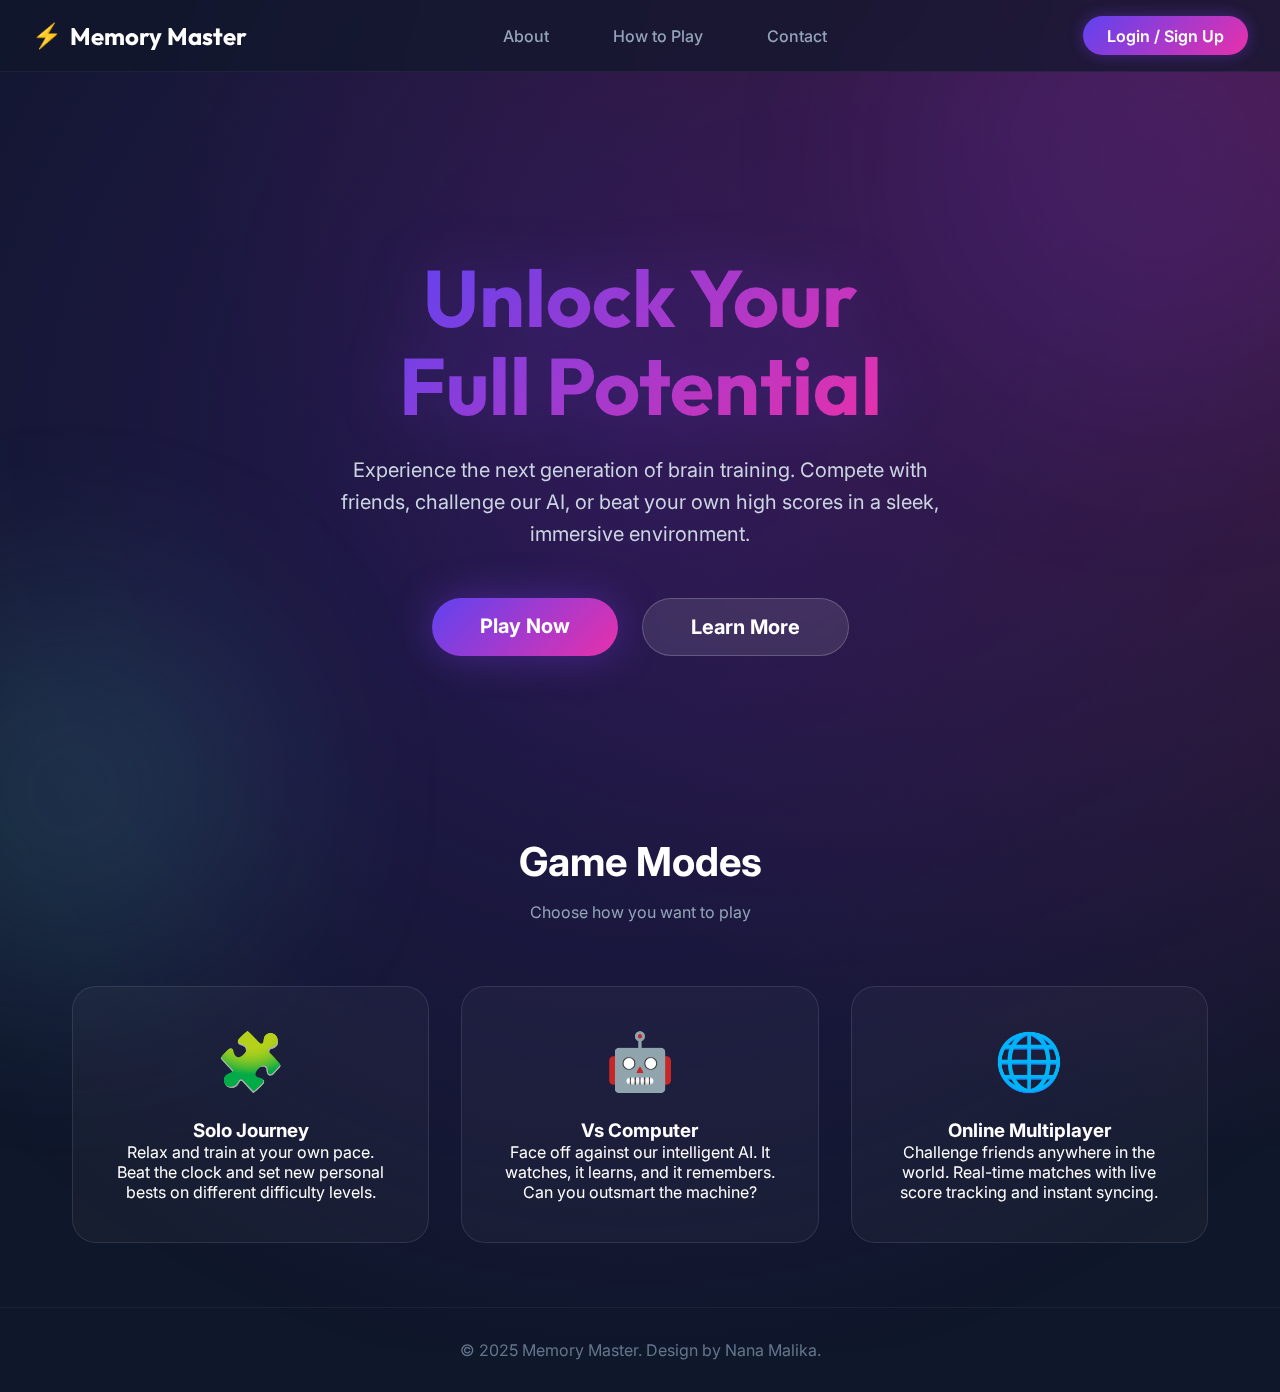
<file: index.html>
<!DOCTYPE html>
<html lang="en">

<head>
    <meta charset="UTF-8">
    <meta name="viewport" content="width=device-width, initial-scale=1.0, maximum-scale=1.0, user-scalable=no">
    <title>Memory Master - App</title>
    <link rel="stylesheet" href="style.css">
    <link href="https://fonts.googleapis.com/css2?family=Inter:wght@400;600&family=Outfit:wght@700&display=swap"
        rel="stylesheet">
</head>

<body>

    <div class="container">
        <!-- Heads-Up Display -->
        <header>
            <div class="app-brand">
                <span>⚡</span>
                <h1>Memory Master</h1>
            </div>
            <div class="hud-stats" id="soloStats">
                <div class="hud-item">
                    <span id="timeCount" class="hud-value">0:00</span>
                    <span class="hud-label">Time</span>
                </div>
                <div class="hud-item">
                    <span id="movesCount" class="hud-value">0</span>
                    <span class="hud-label">Moves</span>
                </div>
                <div class="hud-item">
                    <span id="pairsCount" class="hud-value">0</span>
                    <span class="hud-label">Pairs</span>
                </div>
            </div>

            <div class="vs-scoreboard" id="vsStats" style="display:none;">
                <div class="score-box active-turn" id="p1ScoreBox">
                    <span class="hud-label" style="color:var(--color-primary)">YOU</span>
                    <span id="p1Score" class="score-big" style="color:var(--color-primary)">0</span>
                </div>
                <div class="vs-divider">VS</div>
                <div class="score-box" id="p2ScoreBox">
                    <span id="p2Name" class="hud-label" style="color:var(--color-secondary)">CPU</span>
                    <span id="p2Score" class="score-big" style="color:var(--color-secondary)">0</span>
                </div>
            </div>
        </header>

        <div class="dashboard">
            <!-- Top Controls -->
            <div class="sidebar">
                <div class="player-bubble" onclick="openProfileModal()">
                    <div id="playerAvatar" class="avatar-mini">?</div>
                    <span id="playerName" style="font-size:0.9rem; font-weight:600">Guest</span>
                </div>

                <!-- New Mode Selector Wrapper -->
                <div class="mode-selector">
                    <button class="mode-btn active" data-mode="solo">Solo</button>
                    <button class="mode-btn" data-mode="cpu">Comp</button>
                    <button class="mode-btn" data-mode="local">1v1</button>

                </div>

                <div class="difficulty-pill">
                    <button class="difficulty-btn active" data-grid="16">Easy</button>
                    <button class="difficulty-btn" data-grid="24">Med</button>
                    <button class="difficulty-btn" data-grid="36">Hard</button>
                </div>

                <div class="nav-links"
                    style="margin-top:auto; display:flex; flex-direction:column; gap:0.5rem; width:100%">
                    <a href="help.html" class="difficulty-btn"
                        style="text-decoration:none; text-align:center; display:block">Help</a>
                    <a href="about.html" class="difficulty-btn"
                        style="text-decoration:none; text-align:center; display:block">About</a>
                    <a href="contact.html" class="difficulty-btn"
                        style="text-decoration:none; text-align:center; display:block">Contact</a>
                </div>

                <button id="logoutBtn" class="difficulty-btn" style="color:var(--error); margin-top:1rem">Exit</button>
            </div>

            <!-- Main Content Area -->
            <div class="game-content-wrapper">
                <!-- 3D Game Board -->
                <div class="game-area">
                    <div id="gameBoard" class="grid grid-4x4">
                        <!-- Cards -->
                        <div style="color:white; grid-column:1/-1; text-align:center;">Select "Start Game"</div>
                    </div>
                </div>

                <!-- Bottom Action -->
                <div class="action-bar">
                    <button id="showLeaderboardBtn" class="difficulty-btn"
                        style="background:rgba(255,255,255,0.1); color:white; padding:1rem 2rem; border-radius:50px">🏆
                        Leaderboard</button>
                    <button id="newGameBtn" class="btn-game">START GAME</button>
                </div>
            </div>
        </div>
    </div>

    <!-- Victory Modal -->
    <div class="modal-overlay" id="modalOverlay">
        <div class="modal" id="victoryModal">
            <div class="modal-icon">🏆</div>
            <h2>VICTORY!</h2>
            <div style="margin:2rem 0">
                <p style="color:#aaa; text-transform:uppercase; font-size:0.8rem">Final Score</p>
                <div id="finalScore" class="score-display">0</div>
            </div>
            <div style="display:flex; gap:1rem; justify-content:center; margin-top:2rem;">
                <button id="playAgainBtn" class="btn-game">PLAY NEW GAME</button>
            </div>
        </div>
    </div>



    <!-- Leaderboard Modal -->
    <div class="modal-overlay" id="leaderboardModal">
        <div class="modal" style="max-width:600px; width:95%;">
            <div style="display:flex; justify-content:space-between; align-items:center; margin-bottom:1.5rem">
                <h2 style="font-size:1.8rem; margin:0">🏆 Leaderboard</h2>
                <button onclick="hideLeaderboard()"
                    style="background:none; border:none; color:white; font-size:1.5rem; cursor:pointer">&times;</button>
            </div>

            <div class="difficulty-pill" style="margin:0 auto 1.5rem; width:fit-content">
                <button class="difficulty-btn active" onclick="loadLeaderboard(16)">Easy</button>
                <button class="difficulty-btn" onclick="loadLeaderboard(24)">Med</button>
                <button class="difficulty-btn" onclick="loadLeaderboard(36)">Hard</button>
            </div>

            <div class="table-wrapper"
                style="max-height:300px; overflow-y:auto; border-radius:12px; border:1px solid rgba(255,255,255,0.1)">
                <table style="width:100%; border-collapse:collapse; color:white">
                    <thead style="background:rgba(255,255,255,0.05); position:sticky; top:0">
                        <tr>
                            <th style="padding:1rem; text-align:left">Rank</th>
                            <th style="padding:1rem; text-align:left">Player</th>
                            <th style="padding:1rem; text-align:center">Score</th>
                            <th style="padding:1rem; text-align:right">Time</th>
                        </tr>
                    </thead>
                    <tbody id="leaderboardBody">
                        <!-- Rows populated by JS -->
                    </tbody>
                </table>
            </div>
        </div>
    </div>

    <!-- Profile Edit Modal -->
    <div class="modal-overlay" id="profileModal">
        <div class="modal profile-modal-content">
            <div style="display:flex; justify-content:space-between; align-items:center; margin-bottom:1.5rem">
                <h2 style="font-size:1.5rem; margin:0">Edit Profile</h2>
                <button onclick="closeProfileModal()"
                    style="background:none; border:none; color:white; font-size:1.5rem; cursor:pointer">&times;</button>
            </div>

            <form onsubmit="handleProfileUpdate(event)">
                <div class="avatar-upload" onclick="document.getElementById('editAvatar').click()">
                    <div id="avatarPreview" class="avatar-preview">?</div>
                    <div class="avatar-edit-icon">✏️</div>
                    <input type="file" id="editAvatar" accept="image/*" style="display:none">
                </div>

                <div style="margin-bottom:1.5rem">
                    <label style="display:block; margin-bottom:0.5rem; color:#aaa; font-size:0.9rem">Username</label>
                    <input type="text" id="editUsername" class="input-field"
                        style="width:100%; padding:0.8rem; border-radius:12px; border:1px solid rgba(255,255,255,0.1); background:rgba(0,0,0,0.2); color:white"
                        required>
                </div>

                <button type="submit" class="btn-game" style="width:100%; font-size:1rem; padding:0.8rem">SAVE
                    CHANGES</button>
            </form>
        </div>
    </div>

    <script src="game.js"></script>
</body>

</html>
</file>
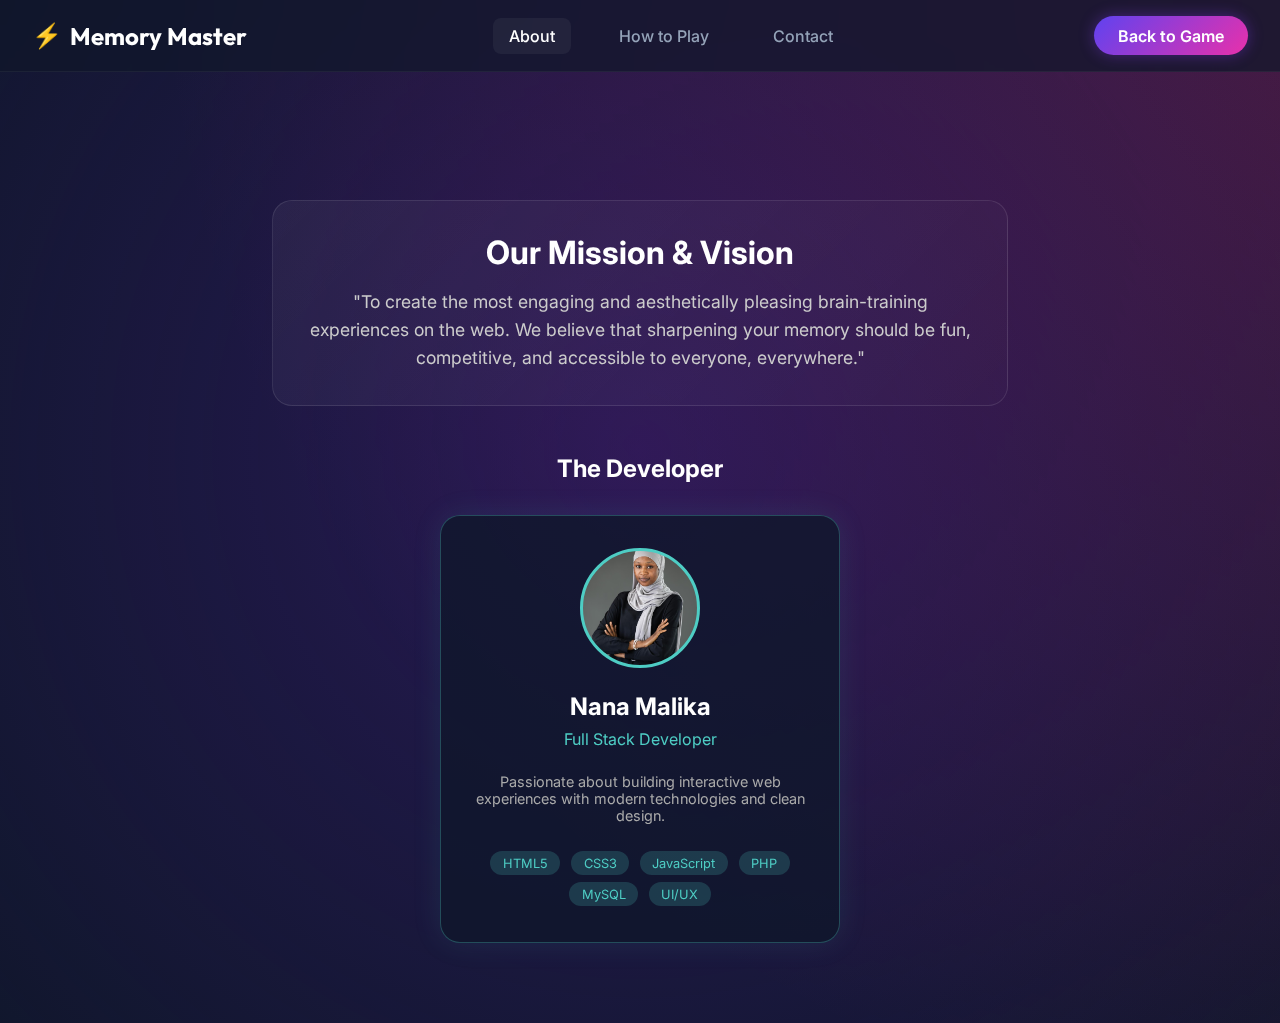
<file: about.html>
<!DOCTYPE html>
<html lang="en">

<head>
    <meta charset="UTF-8">
    <meta name="viewport" content="width=device-width, initial-scale=1.0">
    <title>About Us - Memory Master</title>
    <link rel="stylesheet" href="style.css">
    <link href="https://fonts.googleapis.com/css2?family=Inter:wght@400;600&family=Outfit:wght@700&display=swap"
        rel="stylesheet">
    <style>
        .page-content {
            max-width: 800px;
            margin: 2rem auto;
            padding: 2rem;
            color: white;
            text-align: center;
        }

        .mission-box {
            background: linear-gradient(135deg, rgba(255, 255, 255, 0.05) 0%, rgba(255, 255, 255, 0.01) 100%);
            border: 1px solid rgba(255, 255, 255, 0.1);
            border-radius: 20px;
            padding: 2rem;
            margin-bottom: 3rem;
        }

        .dev-card {
            background: rgba(15, 23, 42, 0.8);
            border: 1px solid rgba(78, 205, 196, 0.3);
            border-radius: 20px;
            padding: 2rem;
            max-width: 400px;
            margin: 0 auto;
            box-shadow: 0 0 30px rgba(78, 205, 196, 0.1);
        }

        .dev-img {
            width: 120px;
            height: 120px;
            border-radius: 50%;
            background: #333;
            margin: 0 auto 1.5rem;
            border: 3px solid #4ecdc4;
            background-size: cover;
            background-position: center;
            display: flex;
            align-items: center;
            justify-content: center;
            font-size: 3rem;
        }

        .skill-tag {
            display: inline-block;
            background: rgba(78, 205, 196, 0.2);
            color: #4ecdc4;
            padding: 0.3rem 0.8rem;
            border-radius: 50px;
            font-size: 0.8rem;
            margin: 0.2rem;
        }

        .back-btn {
            position: absolute;
            top: 2rem;
            left: 2rem;
            text-decoration: none;
            color: white;
            display: flex;
        }
    </style>
</head>

<body style="overflow-y:auto">
    <!-- Navigation Bar -->
    <nav class="top-nav">
        <a href="landing.html" class="nav-brand">
            <span>⚡</span> Memory Master
        </a>
        <div class="nav-menu">
            <a href="about.html" class="nav-link active">About</a>
            <a href="help.html" class="nav-link">How to Play</a>
            <a href="contact.html" class="nav-link">Contact</a>
        </div>
        <a href="index.html" class="btn-nav-cta">Back to Game</a>
    </nav>

    <div class="container" style="display:block; padding-top:2rem">

        <div class="page-content" style="padding-top:4rem">

            <div class="mission-box">
                <h1 style="margin-bottom:1rem">Our Mission & Vision</h1>
                <p style="font-size:1.1rem; color:#ccc; line-height:1.6">
                    "To create the most engaging and aesthetically pleasing brain-training experiences on the web. We
                    believe that sharpening your memory should be fun, competitive, and accessible to everyone,
                    everywhere."
                </p>
            </div>

            <h2 style="margin-bottom:2rem">The Developer</h2>

            <div class="dev-card">
                <div class="dev-img" style="background-image: url('Moi.jpg'); border: 3px solid #4ecdc4;"></div>
                <h3 style="font-size:1.5rem; margin:0 0 0.5rem 0">Nana Malika</h3>
                <p style="color:#4ecdc4; margin-bottom:1.5rem">Full Stack Developer</p>

                <p style="color:#aaa; font-size:0.9rem; margin-bottom:1.5rem">
                    Passionate about building interactive web experiences with modern technologies and clean design.
                </p>

                <div>
                    <span class="skill-tag">HTML5</span>
                    <span class="skill-tag">CSS3</span>
                    <span class="skill-tag">JavaScript</span>
                    <span class="skill-tag">PHP</span>
                    <span class="skill-tag">MySQL</span>
                    <span class="skill-tag">UI/UX</span>
                </div>
            </div>

        </div>
    </div>
</body>

</html>
</file>
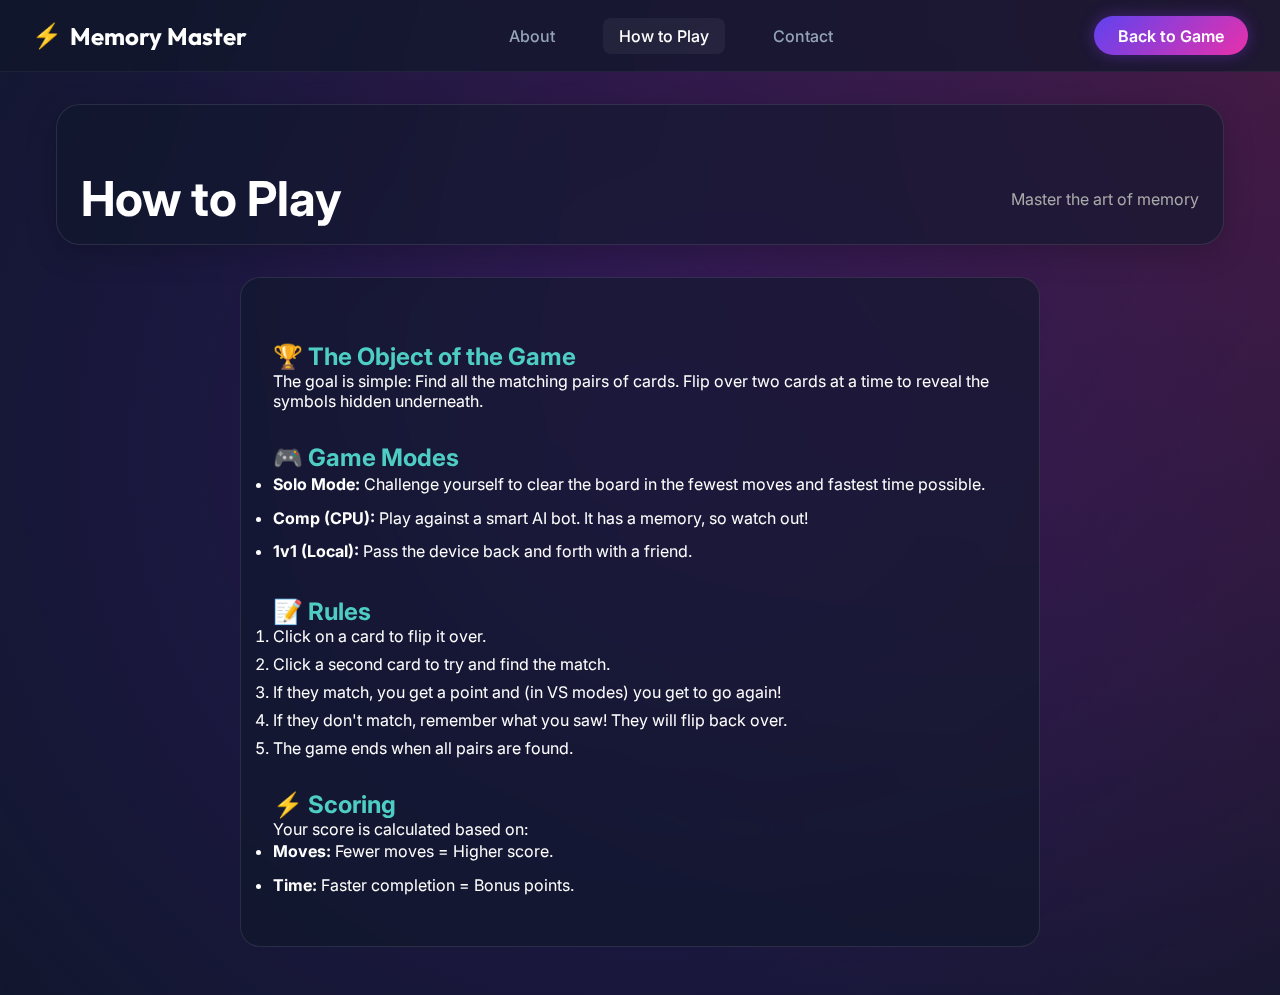
<file: help.html>
<!DOCTYPE html>
<html lang="en">

<head>
    <meta charset="UTF-8">
    <meta name="viewport" content="width=device-width, initial-scale=1.0">
    <title>How to Play - Memory Master</title>
    <link rel="stylesheet" href="style.css">
    <link href="https://fonts.googleapis.com/css2?family=Inter:wght@400;600&family=Outfit:wght@700&display=swap"
        rel="stylesheet">
    <style>
        .page-content {
            max-width: 800px;
            margin: 2rem auto;
            padding: 2rem;
            background: rgba(15, 23, 42, 0.6);
            border-radius: 20px;
            border: 1px solid rgba(255, 255, 255, 0.1);
            backdrop-filter: blur(10px);
            color: white;
        }

        h2 {
            color: #4ecdc4;
            margin-top: 2rem;
        }

        ul {
            line-height: 1.6;
            margin-bottom: 1rem;
        }

        li {
            margin-bottom: 0.5rem;
        }

        .back-btn {
            position: absolute;
            top: 2rem;
            left: 2rem;
            text-decoration: none;
            color: white;
            display: flex;
            align-items: center;
            gap: 0.5rem;
            font-weight: bold;
        }
    </style>
</head>

<body style="overflow-y:auto">
    <!-- Navigation Bar -->
    <nav class="top-nav">
        <a href="landing.html" class="nav-brand">
            <span>⚡</span> Memory Master
        </a>
        <div class="nav-menu">
            <a href="about.html" class="nav-link">About</a>
            <a href="help.html" class="nav-link active">How to Play</a>
            <a href="contact.html" class="nav-link">Contact</a>
        </div>
        <a href="index.html" class="btn-nav-cta">Back to Game</a>
    </nav>

    <div class="container" style="display:block; padding-top:2rem">

        <header style="text-align:center; padding-top:4rem">
            <h1 style="font-size:3rem; margin:0">How to Play</h1>
            <p style="color:#aaa">Master the art of memory</p>
        </header>

        <div class="page-content">
            <h2>🏆 The Object of the Game</h2>
            <p>The goal is simple: Find all the matching pairs of cards. Flip over two cards at a time to reveal the
                symbols hidden underneath.</p>

            <h2>🎮 Game Modes</h2>
            <ul>
                <li><strong>Solo Mode:</strong> Challenge yourself to clear the board in the fewest moves and fastest
                    time possible.</li>
                <li><strong>Comp (CPU):</strong> Play against a smart AI bot. It has a memory, so watch out!</li>
                <li><strong>1v1 (Local):</strong> Pass the device back and forth with a friend.</li>

            </ul>

            <h2>📝 Rules</h2>
            <ol>
                <li>Click on a card to flip it over.</li>
                <li>Click a second card to try and find the match.</li>
                <li>If they match, you get a point and (in VS modes) you get to go again!</li>
                <li>If they don't match, remember what you saw! They will flip back over.</li>
                <li>The game ends when all pairs are found.</li>
            </ol>

            <h2>⚡ Scoring</h2>
            <p>Your score is calculated based on:</p>
            <ul>
                <li><strong>Moves:</strong> Fewer moves = Higher score.</li>
                <li><strong>Time:</strong> Faster completion = Bonus points.</li>
            </ul>
        </div>
    </div>
</body>

</html>
</file>
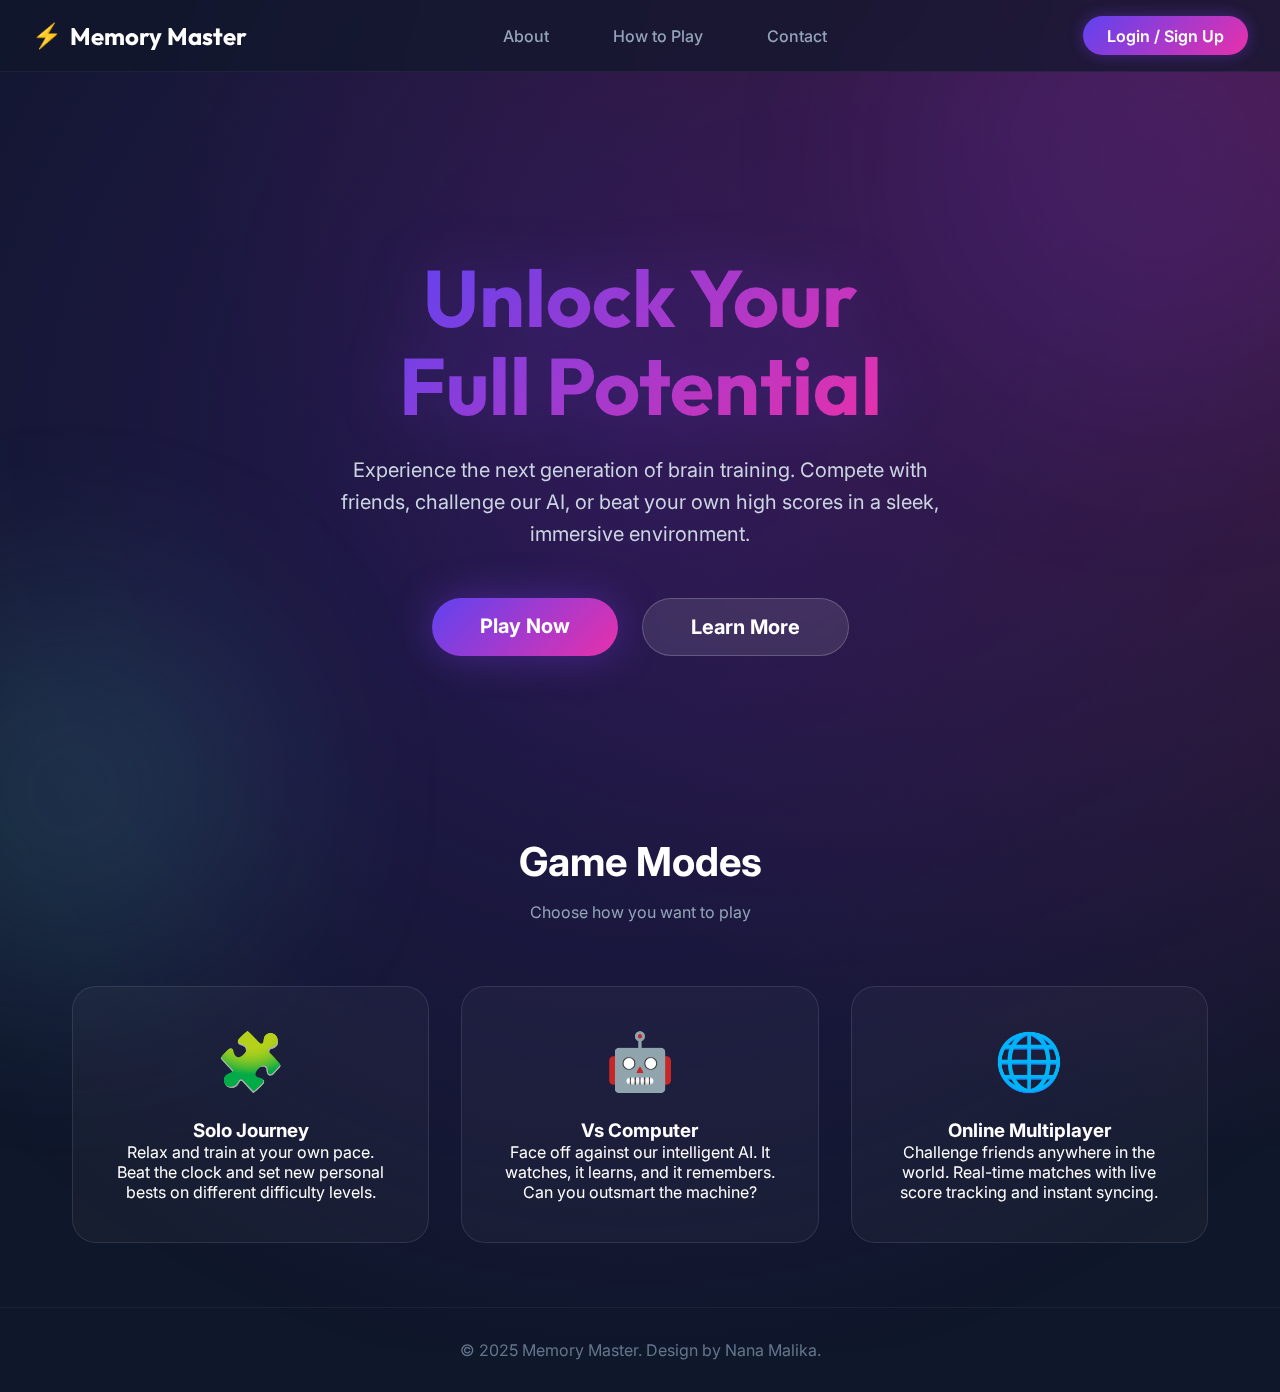
<file: landing.html>
<!DOCTYPE html>
<html lang="en">

<head>
    <meta charset="UTF-8">
    <meta name="viewport" content="width=device-width, initial-scale=1.0">
    <title>Memory Master - Train Your Brain</title>
    <link rel="stylesheet" href="style.css">
    <link href="https://fonts.googleapis.com/css2?family=Inter:wght@400;600&family=Outfit:wght@700&display=swap"
        rel="stylesheet">
</head>

<body style="overflow-y: auto;">

    <!-- Navigation Bar -->
    <nav class="top-nav">
        <a href="landing.html" class="nav-brand">
            <span>⚡</span> Memory Master
        </a>
        <div class="nav-menu">
            <a href="about.html" class="nav-link">About</a>
            <a href="help.html" class="nav-link">How to Play</a>
            <a href="contact.html" class="nav-link">Contact</a>
        </div>
        <a href="login.html" class="btn-nav-cta">Login / Sign Up</a>
    </nav>

    <!-- Hero Section -->
    <main>
        <div class="landing-hero">
            <!-- Background Elements -->
            <div
                style="position: absolute; top: -10%; right: -10%; width: 500px; height: 500px; background: #7c3aed; opacity: 0.15; filter: blur(100px); border-radius: 50%; pointer-events: none;">
            </div>
            <div
                style="position: absolute; bottom: -10%; left: -10%; width: 400px; height: 400px; background: #4ecdc4; opacity: 0.15; filter: blur(100px); border-radius: 50%; pointer-events: none;">
            </div>

            <h1 class="hero-title">Unlock Your<br>Full Potential</h1>
            <p class="hero-subtitle">
                Experience the next generation of brain training. Compete with friends, challenge our AI, or beat your
                own high scores in a sleek, immersive environment.
            </p>

            <div class="cta-group">
                <a href="login.html" class="btn-large btn-primary">Play Now</a>
                <a href="help.html" class="btn-large btn-secondary">Learn More</a>
            </div>
        </div>

        <!-- Features Grid -->
        <section class="features-section">
            <div style="text-align: center; margin-bottom: 3rem;">
                <h2 style="font-size: 2.5rem; margin-bottom: 1rem; color:white;">Game Modes</h2>
                <p style="color: #94a3b8;">Choose how you want to play</p>
            </div>

            <div class="features-grid">
                <div class="feature-card">
                    <span class="feature-icon">🧩</span>
                    <h3>Solo Journey</h3>
                    <p>Relax and train at your own pace. Beat the clock and set new personal bests on different
                        difficulty levels.</p>
                </div>
                <div class="feature-card">
                    <span class="feature-icon">🤖</span>
                    <h3>Vs Computer</h3>
                    <p>Face off against our intelligent AI. It watches, it learns, and it remembers. Can you outsmart
                        the machine?</p>
                </div>
                <div class="feature-card">
                    <span class="feature-icon">🌐</span>
                    <h3>Online Multiplayer</h3>
                    <p>Challenge friends anywhere in the world. Real-time matches with live score tracking and instant
                        syncing.</p>
                </div>
            </div>
        </section>

        <footer
            style="text-align: center; padding: 2rem; color: #64748b; margin-top: 2rem; border-top: 1px solid rgba(255,255,255,0.05);">
            <p>&copy; 2025 Memory Master. Design by Nana Malika.</p>
        </footer>
    </main>

</body>

</html>
</file>
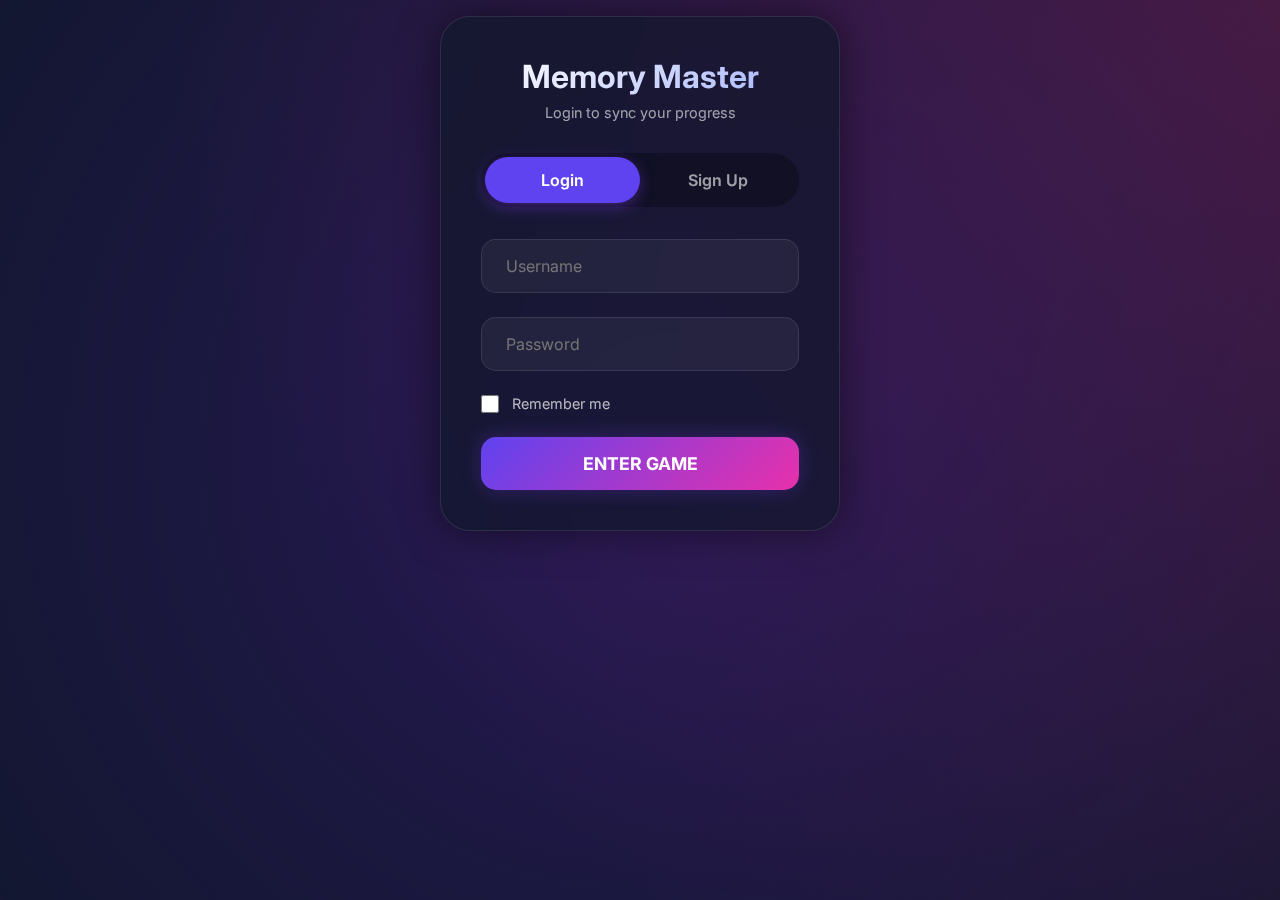
<file: login.html>
<!DOCTYPE html>
<html lang="en">

<head>
    <meta charset="UTF-8">
    <meta name="viewport" content="width=device-width, initial-scale=1.0, maximum-scale=1.0, user-scalable=no">
    <title>Login - Memory Master</title>
    <link rel="stylesheet" href="style.css">
    <link href="https://fonts.googleapis.com/css2?family=Inter:wght@400;600&family=Outfit:wght@700&display=swap"
        rel="stylesheet">
    <style>
        /* Specific adjustments for Login Page */
        .auth-wrapper {
            width: 100%;
            height: 100%;
            display: flex;
            align-items: center;
            justify-content: center;
            padding: 1rem;
        }

        .auth-card {
            background: rgba(15, 23, 42, 0.7);
            backdrop-filter: blur(20px);
            border-radius: 30px;
            padding: 2.5rem;
            width: 100%;
            max-width: 400px;
            border: 1px solid rgba(255, 255, 255, 0.1);
            box-shadow: 0 0 40px rgba(0, 0, 0, 0.5);
            animation: floatUp 0.6s cubic-bezier(0.34, 1.56, 0.64, 1);
        }

        .auth-header {
            text-align: center;
            margin-bottom: 2rem;
        }

        .auth-header h1 {
            font-size: 2rem;
            background: linear-gradient(135deg, #fff, #a5b4fc);
            -webkit-background-clip: text;
            -webkit-text-fill-color: transparent;
            margin-bottom: 0.5rem;
        }

        .auth-header p {
            color: rgba(255, 255, 255, 0.6);
            font-size: 0.9rem;
        }

        .tab-group {
            display: flex;
            background: rgba(0, 0, 0, 0.3);
            border-radius: 50px;
            padding: 4px;
            margin-bottom: 2rem;
        }

        .tab-btn {
            flex: 1;
            padding: 0.8rem;
            text-align: center;
            border-radius: 50px;
            cursor: pointer;
            color: rgba(255, 255, 255, 0.6);
            transition: all 0.3s;
            font-weight: 600;
        }

        .tab-btn.active {
            background: var(--color-primary);
            color: white;
            box-shadow: 0 4px 15px rgba(124, 58, 237, 0.4);
        }

        .input-group {
            margin-bottom: 1.5rem;
        }

        .input-field {
            width: 100%;
            padding: 1rem 1.5rem;
            background: rgba(255, 255, 255, 0.05);
            border: 1px solid rgba(255, 255, 255, 0.1);
            border-radius: 15px;
            color: white;
            font-size: 1rem;
            transition: all 0.3s;
        }

        .input-field:focus {
            outline: none;
            background: rgba(255, 255, 255, 0.1);
            border-color: var(--color-primary);
            box-shadow: 0 0 0 4px rgba(124, 58, 237, 0.1);
        }

        .btn-submit {
            width: 100%;
            padding: 1rem;
            background: var(--gradient-glow);
            border: none;
            border-radius: 15px;
            color: white;
            font-weight: 700;
            font-size: 1.1rem;
            cursor: pointer;
            transition: transform 0.2s;
            box-shadow: var(--shadow-neon);
        }

        .btn-submit:hover {
            transform: translateY(-2px);
        }

        .btn-submit:active {
            transform: scale(0.98);
        }

        .form-section {
            display: none;
        }

        .form-section.active {
            display: block;
            animation: fadeIn 0.4s ease;
        }

        @keyframes fadeIn {
            from {
                opacity: 0;
                transform: translateY(10px);
            }

            to {
                opacity: 1;
                transform: translateY(0);
            }
        }

        /* Debug Alert Style override */
        .alert {
            background: rgba(255, 51, 102, 0.1);
            border: 1px solid rgba(255, 51, 102, 0.3);
            color: #ff3366;
            padding: 1rem;
            border-radius: 12px;
            margin-bottom: 1.5rem;
            display: none;
            text-align: center;
        }

        .alert.alert-success {
            background: rgba(0, 255, 136, 0.1);
            border-color: rgba(0, 255, 136, 0.3);
            color: #00ff88;
        }

        .alert.show {
            display: block;
        }
    </style>
</head>

<body>

    <div class="auth-wrapper">
        <div class="auth-card">
            <div class="auth-header">
                <h1>Memory Master</h1>
                <p>Login to sync your progress</p>
            </div>

            <div id="alertBox" class="alert"></div>

            <div class="tab-group">
                <div class="tab-btn active" onclick="switchTab('login')">Login</div>
                <div class="tab-btn" onclick="switchTab('signup')">Sign Up</div>
            </div>

            <!-- Login Section -->
            <div id="loginContent" class="form-section active">
                <form id="loginForm" onsubmit="handleLogin(event)">
                    <div class="input-group">
                        <input type="text" id="loginUsername" class="input-field" placeholder="Username" required>
                    </div>
                    <div class="input-group">
                        <input type="password" id="loginPassword" class="input-field" placeholder="Password" required>
                    </div>
                    <div class="input-group" style="display:flex; align-items:center; gap:0.8rem">
                        <input type="checkbox" id="rememberMe"
                            style="width:18px; height:18px; accent-color:var(--color-primary)">
                        <label for="rememberMe" style="color:rgba(255,255,255,0.7); font-size:0.9rem">Remember
                            me</label>
                    </div>
                    <button type="submit" class="btn-submit">ENTER GAME</button>
                </form>
            </div>

            <!-- Signup Section -->
            <div id="signupContent" class="form-section">
                <form id="signupForm" onsubmit="handleSignup(event)">
                    <div class="input-group">
                        <input type="text" id="signupUsername" class="input-field" placeholder="Choose Username"
                            required>
                    </div>
                    <div class="input-group">
                        <input type="email" id="signupEmail" class="input-field" placeholder="Email (Optional)">
                    </div>
                    <div class="input-group">
                        <input type="password" id="signupPassword" class="input-field" placeholder="Password (Min 6)"
                            required>
                    </div>
                    <div class="input-group">
                        <input type="password" id="signupConfirm" class="input-field" placeholder="Confirm Password"
                            required>
                    </div>
                    <button type="submit" class="btn-submit">CREATE ACCOUNT</button>
                </form>
            </div>
        </div>
    </div>

    <script src="auth.js"></script>
</body>

</html>
</file>
<file: style.css>
/* ==========================================================================
   Memory Card Game - Ultra Modern "App" Styles
   ========================================================================== */

:root {
    /* Color Palette - Neon Cyberpunk/Modern App */
    --primary-h: 250;
    --primary-s: 85%;
    --primary-l: 60%;

    --secondary-h: 320;
    --secondary-s: 80%;
    --secondary-l: 55%;

    --success: #00ff88;
    --error: #ff3366;
    --warning: #ffcc00;

    --bg-dark: #0f172a;
    --bg-card: rgba(255, 255, 255, 0.1);

    /* Variables */
    --color-primary: hsl(var(--primary-h), var(--primary-s), var(--primary-l));
    --color-secondary: hsl(var(--secondary-h), var(--secondary-s), var(--secondary-l));
    --gradient-glow: linear-gradient(135deg, var(--color-primary), var(--color-secondary));

    --shadow-neon: 0 0 20px rgba(124, 58, 237, 0.3);
    --glass-border: 1px solid rgba(255, 255, 255, 0.1);

    --radius-md: 16px;
    --radius-lg: 24px;

    --font-heading: 'Outfit', sans-serif;
    --font-body: 'Inter', sans-serif;
}

* {
    margin: 0;
    padding: 0;
    box-sizing: border-box;
    font-family: var(--font-body);
    user-select: none;
    -webkit-tap-highlight-color: transparent;
}

body {
    background: var(--bg-dark);
    min-height: 100vh;
    color: white;
    touch-action: none;
    display: flex;
    flex-direction: column;
    /* Changed for nav bar flow */
}

/* Moving Mesh Gradient Background */
body::before {
    content: '';
    position: fixed;
    top: -50%;
    left: -50%;
    width: 200%;
    height: 200%;
    background: radial-gradient(circle at 50% 50%, rgba(76, 29, 149, 0.4), transparent 60%),
        radial-gradient(circle at 80% 20%, rgba(219, 39, 119, 0.3), transparent 50%);
    animation: backgroundMove 20s infinite alternate;
    z-index: -1;
    pointer-events: none;
}

@keyframes backgroundMove {
    0% {
        transform: translate(-10%, -10%);
    }

    100% {
        transform: translate(0, 0);
    }
}

.container {
    width: 100%;
    max-width: 1200px;
    margin: 0 auto;
    flex: 1;
    display: flex;
    flex-direction: column;
    padding: 1rem;
    position: relative;
    z-index: 10;
}

/* ==========================================================================
   Navigation Bar
   ========================================================================== */
.top-nav {
    display: flex;
    justify-content: space-between;
    align-items: center;
    padding: 1rem 2rem;
    background: rgba(15, 23, 42, 0.7);
    backdrop-filter: blur(15px);
    position: sticky;
    top: 0;
    z-index: 1000;
    border-bottom: 1px solid rgba(255, 255, 255, 0.05);
}

.nav-brand {
    font-family: 'Outfit', sans-serif;
    font-size: 1.5rem;
    font-weight: 700;
    display: flex;
    align-items: center;
    gap: 0.5rem;
    color: white;
    text-decoration: none;
}

.nav-menu {
    display: flex;
    gap: 2rem;
}

.nav-link {
    color: #94a3b8;
    text-decoration: none;
    font-weight: 500;
    transition: all 0.3s;
    font-size: 1rem;
    padding: 0.5rem 1rem;
    border-radius: 8px;
}

.nav-link:hover,
.nav-link.active {
    color: white;
    background: rgba(255, 255, 255, 0.05);
}

.btn-nav-cta {
    background: var(--gradient-glow);
    padding: 0.6rem 1.5rem;
    border-radius: 50px;
    color: white;
    text-decoration: none;
    font-weight: 600;
    box-shadow: 0 0 15px rgba(124, 58, 237, 0.4);
    transition: transform 0.2s;
}

.btn-nav-cta:hover {
    transform: translateY(-2px);
}

/* ==========================================================================
   Heads-Up Display (HUD)
   ========================================================================== */
header {
    display: flex;
    justify-content: space-between;
    align-items: center;
    padding: 1rem 1.5rem;
    background: rgba(15, 23, 42, 0.6);
    backdrop-filter: blur(20px);
    border-radius: var(--radius-lg);
    border: var(--glass-border);
    margin-bottom: 1rem;
    box-shadow: 0 8px 32px rgba(0, 0, 0, 0.2);
}

.app-brand h1 {
    font-family: var(--font-heading);
    font-size: 1.5rem;
    font-weight: 700;
    background: var(--gradient-glow);
    -webkit-background-clip: text;
    -webkit-text-fill-color: transparent;
}

.hud-stats {
    display: flex;
    gap: 2rem;
}

.hud-value {
    display: block;
    font-family: var(--font-heading);
    font-size: 1.4rem;
    font-weight: 700;
    color: white;
    text-shadow: 0 0 10px rgba(255, 255, 255, 0.3);
}

.hud-label {
    font-size: 0.75rem;
    color: #94a3b8;
    text-transform: uppercase;
    letter-spacing: 1.5px;
    font-weight: 600;
}

/* ==========================================================================
   Major Layout Components
   ========================================================================== */
.dashboard {
    flex: 1;
    display: flex;
    gap: 2rem;
    width: 100%;
}

.sidebar {
    width: 250px;
    display: flex;
    flex-direction: column;
    gap: 1.5rem;
    background: rgba(15, 23, 42, 0.4);
    padding: 1.5rem;
    border-radius: var(--radius-lg);
    border: var(--glass-border);
    backdrop-filter: blur(10px);
}

/* ==========================================================================
   Game Layout Wrapper
   ========================================================================== */
.game-content-wrapper {
    flex: 1;
    display: flex;
    flex-direction: column;
    gap: 1.5rem;
    min-width: 0;
    /* Prevent flex overflow */
}

.game-area {
    flex: 1;
    display: flex;
    align-items: center;
    justify-content: center;
    position: relative;
    perspective: 1200px;
    background: rgba(0, 0, 0, 0.2);
    border-radius: var(--radius-lg);
    border: var(--glass-border);
    width: 100%;
}

/* Profile Bubble */
.player-bubble {
    display: flex;
    align-items: center;
    gap: 1rem;
    background: rgba(255, 255, 255, 0.05);
    padding: 0.8rem;
    border-radius: 16px;
    border: 1px solid rgba(255, 255, 255, 0.1);
    cursor: pointer;
    transition: all 0.3s;
}

.player-bubble:hover {
    background: rgba(255, 255, 255, 0.1);
    transform: translateY(-2px);
}

.avatar-mini {
    width: 40px;
    height: 40px;
    background: var(--gradient-glow);
    border-radius: 12px;
    display: flex;
    align-items: center;
    justify-content: center;
    font-weight: bold;
    box-shadow: var(--shadow-neon);
}

/* Mode Selectors */
.mode-selector {
    display: flex;
    flex-wrap: wrap;
    justify-content: center;
    background: rgba(0, 0, 0, 0.3);
    padding: 8px;
    border-radius: 12px;
    gap: 8px;
    width: 100%;
}

.mode-btn {
    flex: 1;
    background: transparent;
    border: none;
    color: #94a3b8;
    padding: 0.8rem;
    border-radius: 8px;
    font-weight: 600;
    cursor: pointer;
    transition: all 0.3s;
}

.mode-btn.active {
    background: var(--gradient-glow);
    color: white;
    box-shadow: 0 0 15px rgba(124, 58, 237, 0.5);
}

/* Difficulty Selector */
.difficulty-pill {
    display: flex;
    justify-content: center;
    gap: 0.5rem;
    background: rgba(0, 0, 0, 0.2);
    padding: 0.5rem;
    border-radius: 50px;
    width: 100%;
    margin-bottom: 1rem;
}

.difficulty-btn {
    background: transparent;
    border: none;
    color: #94a3b8;
    padding: 0.5rem 1rem;
    border-radius: 20px;
    font-size: 0.85rem;
    cursor: pointer;
    transition: all 0.2s;
}

.difficulty-btn.active {
    background: white;
    color: var(--color-primary);
    font-weight: 700;
    box-shadow: 0 2px 10px rgba(0, 0, 0, 0.1);
}

.difficulty-btn:hover:not(.active) {
    color: white;
}

/* ==========================================================================
   Game Grid & Cards
   ========================================================================== */
.grid {
    display: grid;
    gap: 16px;
    padding: 2rem;
}

.grid-4x4 {
    grid-template-columns: repeat(4, 100px);
}

.grid-6x4 {
    grid-template-columns: repeat(6, 90px);
}

.grid-6x6 {
    grid-template-columns: repeat(6, 75px);
}

.card {
    aspect-ratio: 1;
    position: relative;
    transform-style: preserve-3d;
    transition: transform 0.6s cubic-bezier(0.4, 0.0, 0.2, 1);
    cursor: pointer;
}

.card:hover {
    transform: scale(1.05);
}

.card.flipped {
    transform: rotateY(180deg);
}

.card-face {
    position: absolute;
    width: 100%;
    height: 100%;
    backface-visibility: hidden;
    border-radius: 16px;
    display: flex;
    align-items: center;
    justify-content: center;
    font-size: 2.5rem;
    box-shadow: 0 8px 16px rgba(0, 0, 0, 0.3);
}

.card-back {
    background: rgba(255, 255, 255, 0.08);
    border: 1px solid rgba(255, 255, 255, 0.1);
    backdrop-filter: blur(5px);
}

.card-front {
    background: linear-gradient(135deg, #ffffff, #e2e8f0);
    transform: rotateY(180deg);
    border: 3px solid var(--color-primary);
}

.card.matched .card-front {
    border-color: var(--success);
    box-shadow: 0 0 30px var(--success);
    animation: pulse 2s infinite;
}

/* ==========================================================================
   Landing Page
   ========================================================================== */
.landing-hero {
    min-height: 85vh;
    display: flex;
    flex-direction: column;
    justify-content: center;
    align-items: center;
    text-align: center;
    padding: 2rem;
}

.hero-title {
    font-size: 5rem;
    font-family: var(--font-heading);
    background: var(--gradient-glow);
    -webkit-background-clip: text;
    -webkit-text-fill-color: transparent;
    line-height: 1.1;
    margin-bottom: 1.5rem;
    filter: drop-shadow(0 0 30px rgba(124, 58, 237, 0.3));
}

.hero-subtitle {
    font-size: 1.25rem;
    color: #cbd5e1;
    max-width: 600px;
    line-height: 1.6;
    margin-bottom: 3rem;
}

.cta-group {
    display: flex;
    gap: 1.5rem;
}

.btn-large {
    padding: 1rem 3rem;
    font-size: 1.25rem;
    border-radius: 50px;
    text-decoration: none;
    font-weight: 700;
    transition: transform 0.2s;
}

.btn-primary {
    background: var(--gradient-glow);
    color: white;
    box-shadow: 0 0 40px rgba(124, 58, 237, 0.4);
}

.btn-primary:hover {
    transform: translateY(-5px);
    box-shadow: 0 10px 60px rgba(124, 58, 237, 0.6);
}

.btn-secondary {
    background: rgba(255, 255, 255, 0.1);
    color: white;
    border: 1px solid rgba(255, 255, 255, 0.2);
    backdrop-filter: blur(10px);
}

.btn-secondary:hover {
    background: rgba(255, 255, 255, 0.2);
}

/* Feature Cards */
.features-grid {
    display: grid;
    grid-template-columns: repeat(3, 1fr);
    gap: 2rem;
    max-width: 1200px;
    margin: 4rem auto;
    padding: 0 2rem;
}

.feature-card {
    background: rgba(255, 255, 255, 0.03);
    border: 1px solid rgba(255, 255, 255, 0.1);
    border-radius: 24px;
    padding: 2.5rem;
    text-align: center;
    transition: transform 0.3s;
}

.feature-card:hover {
    transform: translateY(-10px);
    background: rgba(255, 255, 255, 0.06);
    border-color: rgba(78, 205, 196, 0.4);
    box-shadow: 0 20px 40px rgba(0, 0, 0, 0.3);
}

.feature-icon {
    font-size: 3.5rem;
    margin-bottom: 1.5rem;
    display: block;
}

/* ==========================================================================
   Animations & Responsive
   ========================================================================== */
@keyframes pulse {
    0% {
        transform: rotateY(180deg) scale(1);
    }

    50% {
        transform: rotateY(180deg) scale(1.05);
        box-shadow: 0 0 50px var(--success);
    }

    100% {
        transform: rotateY(180deg) scale(1);
    }
}

@media (max-width: 768px) {
    .dashboard {
        flex-direction: column;
    }

    .sidebar {
        width: 100%;
        flex-direction: row;
        flex-wrap: wrap;
        justify-content: center;
    }

    .grid {
        padding: 0.5rem;
        gap: 8px;
    }

    .grid-4x4 {
        grid-template-columns: repeat(4, 75px);
    }

    .grid-6x6 {
        grid-template-columns: repeat(6, 50px);
    }

    .card {
        border-radius: 8px;
    }

    .hero-title {
        font-size: 3rem;
    }

    .features-grid {
        grid-template-columns: 1fr;
    }

    .nav-menu {
        display: none;
    }

    /* Simplified mobile nav */
}

/* VS Scoreboard */
.vs-scoreboard {
    display: flex;
    align-items: center;
    gap: 1.5rem;
    background: rgba(0, 0, 0, 0.4);
    padding: 0.5rem 1.5rem;
    border-radius: 16px;
    border: 1px solid rgba(255, 255, 255, 0.1);
}

.score-box.active-turn {
    transform: scale(1.1);
    text-shadow: 0 0 20px currentColor;
}

.modal-overlay {
    position: fixed;
    top: 0;
    left: 0;
    right: 0;
    bottom: 0;
    background: rgba(0, 0, 0, 0.85);
    backdrop-filter: blur(15px);
    display: flex;
    /* Hidden by default via class toggle, usually */
    justify-content: center;
    align-items: center;
    z-index: 2000;
    opacity: 0;
    pointer-events: none;
    transition: opacity 0.3s;
}

.modal-overlay.active {
    opacity: 1;
    pointer-events: all;
}

.modal {
    background: rgba(15, 23, 42, 0.95);
    border: 1px solid rgba(78, 205, 196, 0.3);
    padding: 3rem;
    border-radius: 32px;
    text-align: center;
    max-width: 500px;
    width: 90%;
    box-shadow: 0 0 60px rgba(0, 0, 0, 0.8);
    transform: scale(0.9);
    transition: transform 0.3s cubic-bezier(0.34, 1.56, 0.64, 1);
}

.modal-overlay.active .modal {
    transform: scale(1);
}

/* Action Bar */
.btn-game {
    background: var(--gradient-glow);
    border: none;
    padding: 1rem 3rem;
    border-radius: 50px;
    color: white;
    font-weight: 700;
    font-size: 1.2rem;
    cursor: pointer;
    box-shadow: 0 0 30px rgba(124, 58, 237, 0.4);
    transition: all 0.2s;
}

.btn-game:hover {
    transform: scale(1.05);
    box-shadow: 0 0 50px rgba(124, 58, 237, 0.6);
}
</file>
